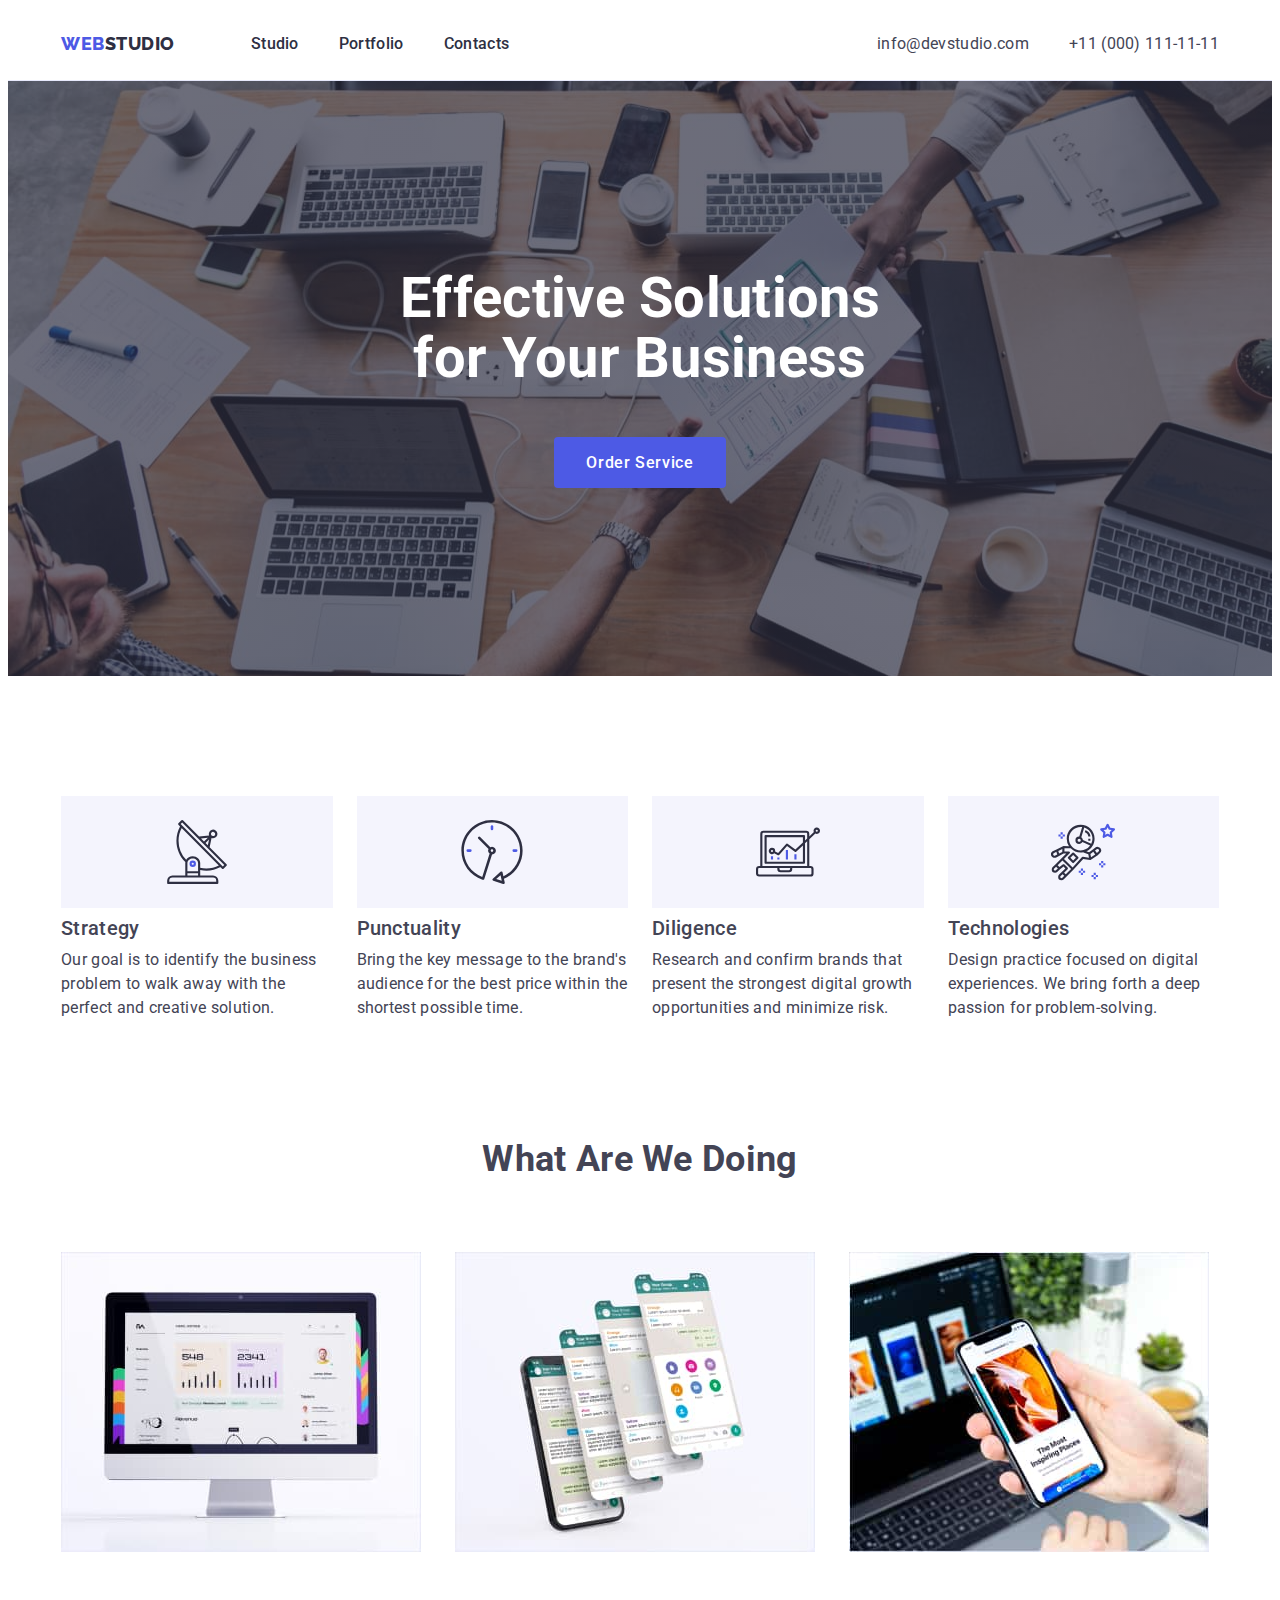
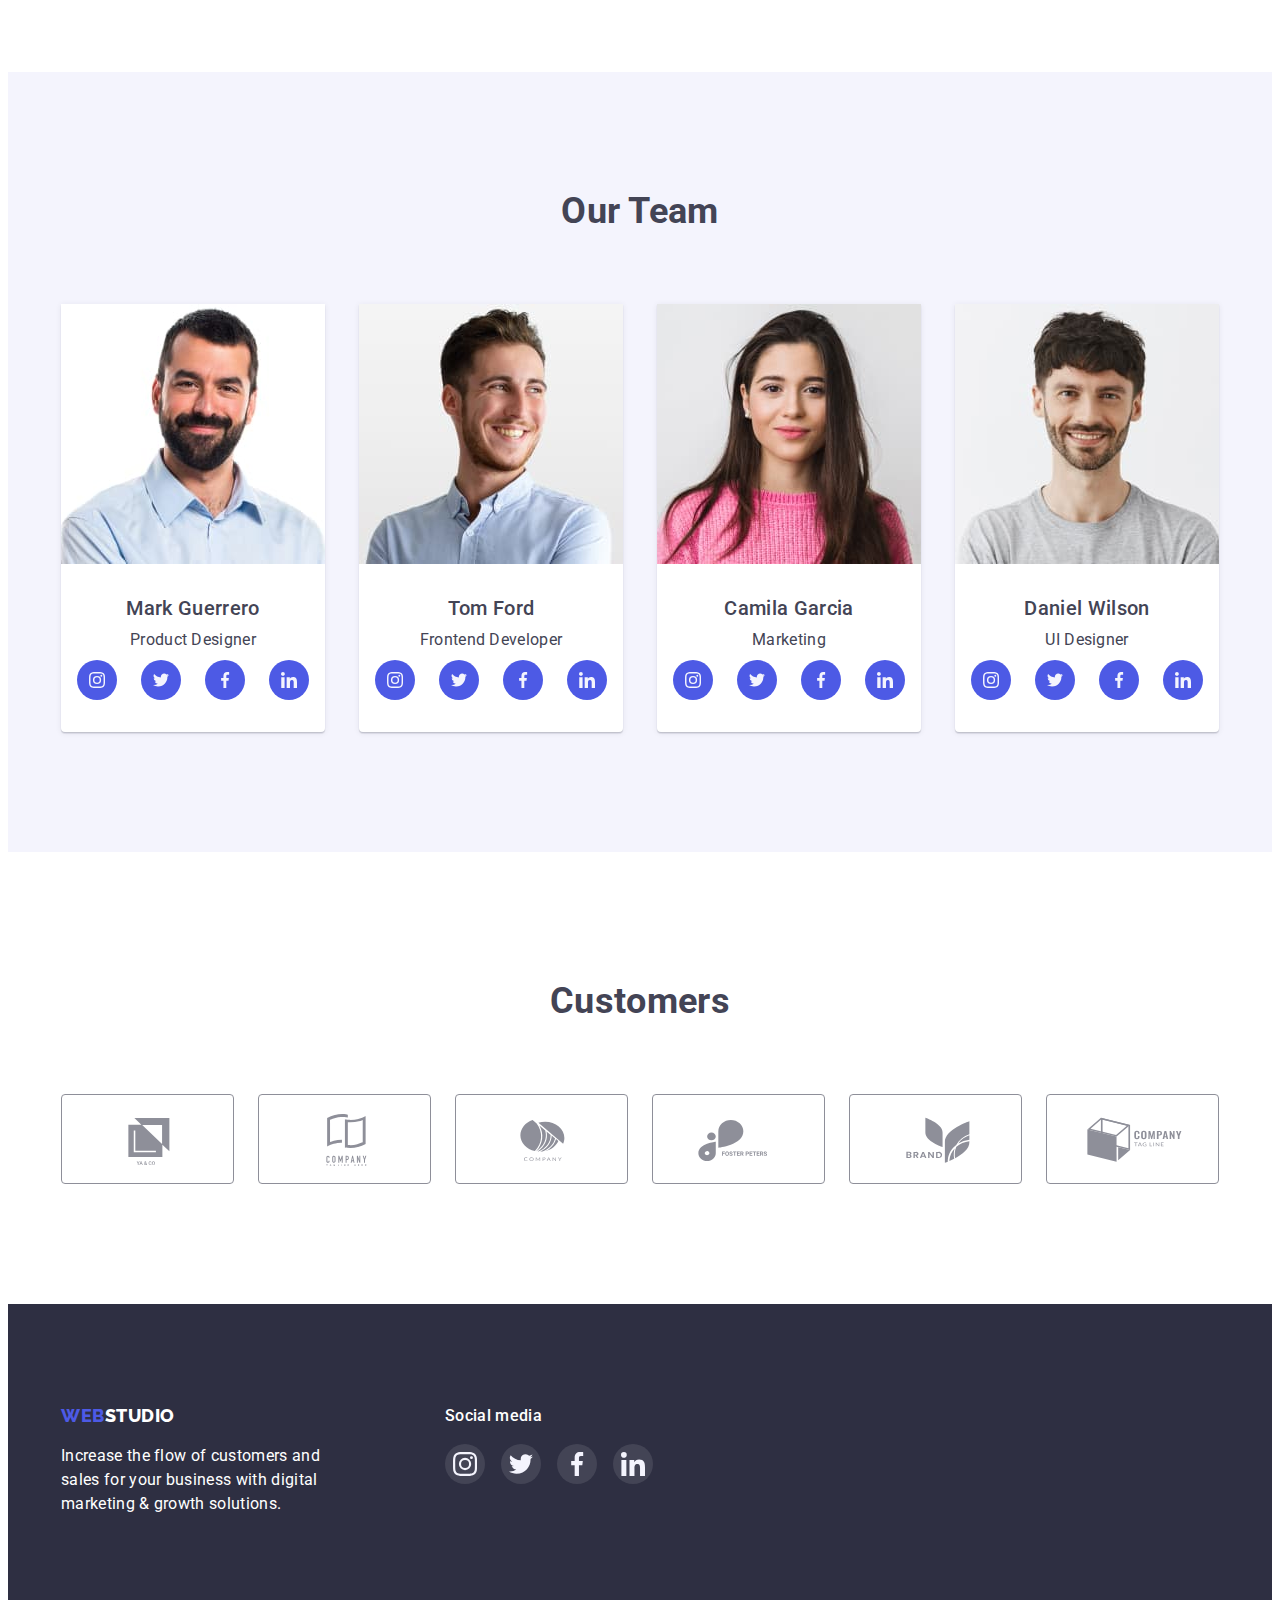
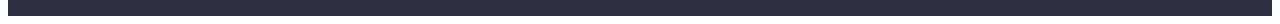
<file: index.html>
<!DOCTYPE html>
<html lang="en">
  <head>
    <meta charset="UTF-8" />
    <meta http-equiv="X-UA-Compatible" content="IE=edge" />
    <meta name="viewport" content="width=device-width, initial-scale=1.0" />
    <link rel="preconnect" href="https://fonts.googleapis.com" />
    <link rel="preconnect" href="https://fonts.gstatic.com" crossorigin />
    <link
      href="https://fonts.googleapis.com/css2?family=Raleway:wght@800&family=Roboto:wght@400;500;700&display=swap"
      rel="stylesheet"
    />
    <link rel="stylesheet" href="https://cdnjs.cloudflare.com/ajax/libs/modern-normalize/1.1.0/modern-normalize.min.css" integrity="sha512-wpPYUAdjBVSE4KJnH1VR1HeZfpl1ub8YT/NKx4PuQ5NmX2tKuGu6U/JRp5y+Y8XG2tV+wKQpNHVUX03MfMFn9Q==" crossorigin="anonymous" referrerpolicy="no-referrer" />
    <link rel="stylesheet" href="./css/styles.css" />
    <title>Web Studio</title>
  </head>
  <body>
    <header class="page-header">
      <div class="header-container container">
        <nav class="main-navigation">
          <a class="logo-text" href="/index.html"><span class="logo-color">Web</span>Studio</a>
          <ul class="main-menu list">
            <li class="menu-item">
              <a class="menu-link" href="./index.html">Studio</a>
            </li>
            <li class="menu-item">
              <a class="menu-link" href="./portfolio.html">Portfolio</a>
            </li>
            <li class="menu-item"><a class="menu-link" href="">Contacts</a></li>
          </ul>
        </nav>
        <ul class="menu-contacts list">
          <li class="menu-contact-item">
            <a class="menu-contact-link" href="mailto:info@devstudio.com">info@devstudio.com</a>
          </li>
          <li class="menu-contact-item">
            <a class="menu-contact-link" href="tel:+110001111111">+11 (000) 111-11-11</a>
          </li>
        </ul>
      </div>
    </header>
    <main>
      <section class="hero">
        <h1 class="hero-title">Effective Solutions for Your Business</h1>
        <button class="hero-button" type="button">Order service</button>
      </section>
      <section class="about-section">
        <div class="container">
          <h2 class="hidden-heading">About Us</h2>
          <ul class="about-list list">
            <li class="about-list-item">
              <div class="about-icon-wrap">
                <svg class="about-icon-item">
                  <use href="./images/icons.svg#icon-antenna"></use>
                </svg>
              </div>
              <h3 class="about-list-heading">Strategy</h3>
              <p class="about-list-par">
                Our goal is to identify the business problem to walk away with the
                perfect and creative solution.
              </p>
            </li>
            <li class="about-list-item">
              <div class="about-icon-wrap">
                <svg class="about-icon-item">
                  <use href="./images/icons.svg#icon-clock"></use>
                </svg>
              </div>
              <h3 class="about-list-heading">Punctuality</h3>
              <p class="about-list-par">
                Bring the key message to the brand's audience for the best price
                within the shortest possible time.
              </p>
            </li>
            <li class="about-list-item">
              <div class="about-icon-wrap">
                <svg class="about-icon-item">
                  <use href="./images/icons.svg#icon-diagram"></use>
                </svg>
              </div>
              <h3 class="about-list-heading">Diligence</h3>
              <p class="about-list-par">
                Research and confirm brands that present the strongest digital
                growth opportunities and minimize risk.
              </p>
            </li>
            <li class="about-list-item">
              <div class="about-icon-wrap">
                <svg class="about-icon-item">
                  <use href="./images/icons.svg#icon-astronaut"></use>
                </svg>
              </div>
              <h3 class="about-list-heading">Technologies</h3>
              <p class="about-list-par">
                Design practice focused on digital experiences. We bring forth a
                deep passion for problem-solving.
              </p>
            </li>
          </ul>
        </div> 
      </section>
      <section class="we-do-section">
        <div class="container">
          <h2 class="section-heading">What are we doing</h2>
        <ul class="do-section-list list">
          <li class="do-section-item">
            <img
              src="./images/picture3.jpg"
              alt="Website example"
              width="360"/>
          </li>
          <li class="do-section-item">
            <img src="./images/picture2.jpg" alt="App example" width="360" />
          </li>
          <li class="do-section-item">
            <img
              src="./images/picture1.jpg"
              alt="Mobile version example"
              width="360"/>
          </li>
        </ul>
        </div>
      </section>
      <section class="our-team-section">
        <div class="container">
          <h2 class="section-heading">Our team</h2>
        <ul class="team-list list">
          <li class="team-member-card">
            <img
              src="./images/markguerrero.jpg"
              alt="Mark Guerrero's photo"
              width="264"/>
            <h3 class="team-member-name">Mark Guerrero</h3>
            <p class="member-job-title">Product Designer</p>
            <ul class="team-soc-list list">
              <li class="team-soc-item">
                <a href="" class="team-soc-link">
                  <svg class="team-social-icon">
                    <use href="./images/icons.svg#icon-instagram"></use>
                  </svg>
                </a>
              </li>
              <li class="team-soc-item">
                <a href="" class="team-soc-link">
                  <svg class="team-social-icon">
                    <use href="./images/icons.svg#icon-twitter"></use>
                  </svg>
                </a>
              </li>
              <li class="team-soc-item">
                <a href="" class="team-soc-link">
                  <svg class="team-social-icon">
                    <use href="./images/icons.svg#icon-facebook"></use>
                  </svg>
                </a>
              </li>
              <li class="team-soc-item">
                <a href="" class="team-soc-link">
                  <svg class="team-social-icon">
                    <use href="./images/icons.svg#icon-linkedin"></use>
                  </svg>
                </a>
              </li>
            </ul>
          </li>
          <li class="team-member-card">
            <img
              src="./images/tomford.jpg"
              alt="Tom Ford's photo"
              width="264"/>
            <h3 class="team-member-name">Tom Ford</h3>
            <p class="member-job-title">Frontend Developer</p>
            <ul class="team-soc-list list">
              <li class="team-soc-item">
                <a href="" class="team-soc-link">
                  <svg class="team-social-icon">
                    <use href="./images/icons.svg#icon-instagram"></use>
                  </svg>
                </a>
              </li>
              <li class="team-soc-item">
                <a href="" class="team-soc-link">
                  <svg class="team-social-icon">
                    <use href="./images/icons.svg#icon-twitter"></use>
                  </svg>
                </a>
              </li>
              <li class="team-soc-item">
                <a href="" class="team-soc-link">
                  <svg class="team-social-icon">
                    <use href="./images/icons.svg#icon-facebook"></use>
                  </svg>
                </a>
              </li>
              <li class="team-soc-item">
                <a href="" class="team-soc-link">
                  <svg class="team-social-icon">
                    <use href="./images/icons.svg#icon-linkedin"></use>
                  </svg>
                </a>
              </li>
            </ul>
          </li>
          <li class="team-member-card">
            <img
              src="./images/camilagarcia.jpg"
              alt="Camila Garcia's photo"
              width="264"/>
            <h3 class="team-member-name">Camila Garcia</h3>
            <p class="member-job-title">Marketing</p>
            <ul class="team-soc-list list">
              <li class="team-soc-item">
                <a href="" class="team-soc-link">
                  <svg class="team-social-icon">
                    <use href="./images/icons.svg#icon-instagram"></use>
                  </svg>
                </a>
              </li>
              <li class="team-soc-item">
                <a href="" class="team-soc-link">
                  <svg class="team-social-icon">
                    <use href="./images/icons.svg#icon-twitter"></use>
                  </svg>
                </a>
              </li>
              <li class="team-soc-item">
                <a href="" class="team-soc-link">
                  <svg class="team-social-icon">
                    <use href="./images/icons.svg#icon-facebook"></use>
                  </svg>
                </a>
              </li>
              <li class="team-soc-item">
                <a href="" class="team-soc-link">
                  <svg class="team-social-icon">
                    <use href="./images/icons.svg#icon-linkedin"></use>
                  </svg>
                </a>
              </li>
            </ul>
          </li>
          <li class="team-member-card">
            <img
              src="./images/danielwilson.jpg"
              alt="Daniel Wilson's photo"
              width="264"/>
            <h3 class="team-member-name">Daniel Wilson</h3>
            <p class="member-job-title">UI Designer</p>
            <ul class="team-soc-list list">
              <li class="team-soc-item">
                <a href="" class="team-soc-link">
                  <svg class="team-social-icon">
                    <use href="./images/icons.svg#icon-instagram"></use>
                  </svg>
                </a>
              </li>
              <li class="team-soc-item">
                <a href="" class="team-soc-link">
                  <svg class="team-social-icon">
                    <use href="./images/icons.svg#icon-twitter"></use>
                  </svg>
                </a>
              </li>
              <li class="team-soc-item">
                <a href="" class="team-soc-link">
                  <svg class="team-social-icon">
                    <use href="./images/icons.svg#icon-facebook"></use>
                  </svg>
                </a>
              </li>
              <li class="team-soc-item">
                <a href="" class="team-soc-link">
                  <svg class="team-social-icon">
                    <use href="./images/icons.svg#icon-linkedin"></use>
                  </svg>
                </a>
              </li>
            </ul>
          </li>
        </ul>
        </div>
      </section>
      <section class="our-customers-section">
        <div class="container">
          <h2 class="section-heading">Customers</h2>
          <ul class="customers-list list">
            <li class="customer-card">
              <a href="" class="customer-link">
                <svg class="customer-logo">
                  <use href="./images/icons.svg#icon-client1"></use>
                </svg>
              </a>
            </li>
            <li class="customer-card">
              <a href="" class="customer-link">
                <svg class="customer-logo">
                  <use href="./images/icons.svg#icon-client2"></use>
                </svg>
              </a>
            </li>
            <li class="customer-card">
              <a href="" class="customer-link">
                <svg class="customer-logo">
                  <use href="./images/icons.svg#icon-client3"></use>
                </svg>
              </a>
            </li>
            <li class="customer-card">
              <a href="" class="customer-link">
                <svg class="customer-logo">
                  <use href="./images/icons.svg#icon-client4"></use>
                </svg>
              </a>
            </li>
            <li class="customer-card">
              <a href="" class="customer-link">
                <svg class="customer-logo">
                  <use href="./images/icons.svg#icon-client5"></use>
                </svg>
              </a>
            </li>
            <li class="customer-card">
              <a href="" class="customer-link">
                <svg class="customer-logo">
                  <use href="./images/icons.svg#icon-client6"></use>
                </svg>
              </a>
            </li>
          </ul>
        </div>
      </section>
    </main>
    <footer class="footer-section">
      <div class="footer-wrap container">
        <div>
        <a class="logo-footer" href="#"><span class="logo-color-footer">Web</span>Studio</a>
        <p class="footer-text">
          Increase the flow of customers and sales for your business with digital
          marketing & growth solutions.
        </p>
        </div>
        <div>
          <p class="footer-social-heading">Social media</p>
          <ul class="footer-social-list list">
            <li class="footer-social-item">
              <a href="" class="footer-social-link">
                <svg class="footer-soc-icon">
                  <use href="./images/icons.svg#icon-instagram"></use>
                </svg>
              </a>
            </li>
            <li class="footer-social-item">
              <a href="" class="footer-social-link">
                <svg class="footer-soc-icon">
                  <use href="./images/icons.svg#icon-twitter"></use>
                </svg>
              </a>
            </li>
            <li class="footer-social-item">
              <a href="" class="footer-social-link">
                <svg class="footer-soc-icon">
                  <use href="./images/icons.svg#icon-facebook"></use>
                </svg>
              </a>
            </li>
            <li class="footer-social-item">
              <a href="" class="footer-social-link">
                <svg class="footer-soc-icon">
                  <use href="./images/icons.svg#icon-linkedin"></use>
                </svg>
              </a>
            </li>
          </ul>
        </div>
      </div>
    </footer>
  </body>
</html>
</file>
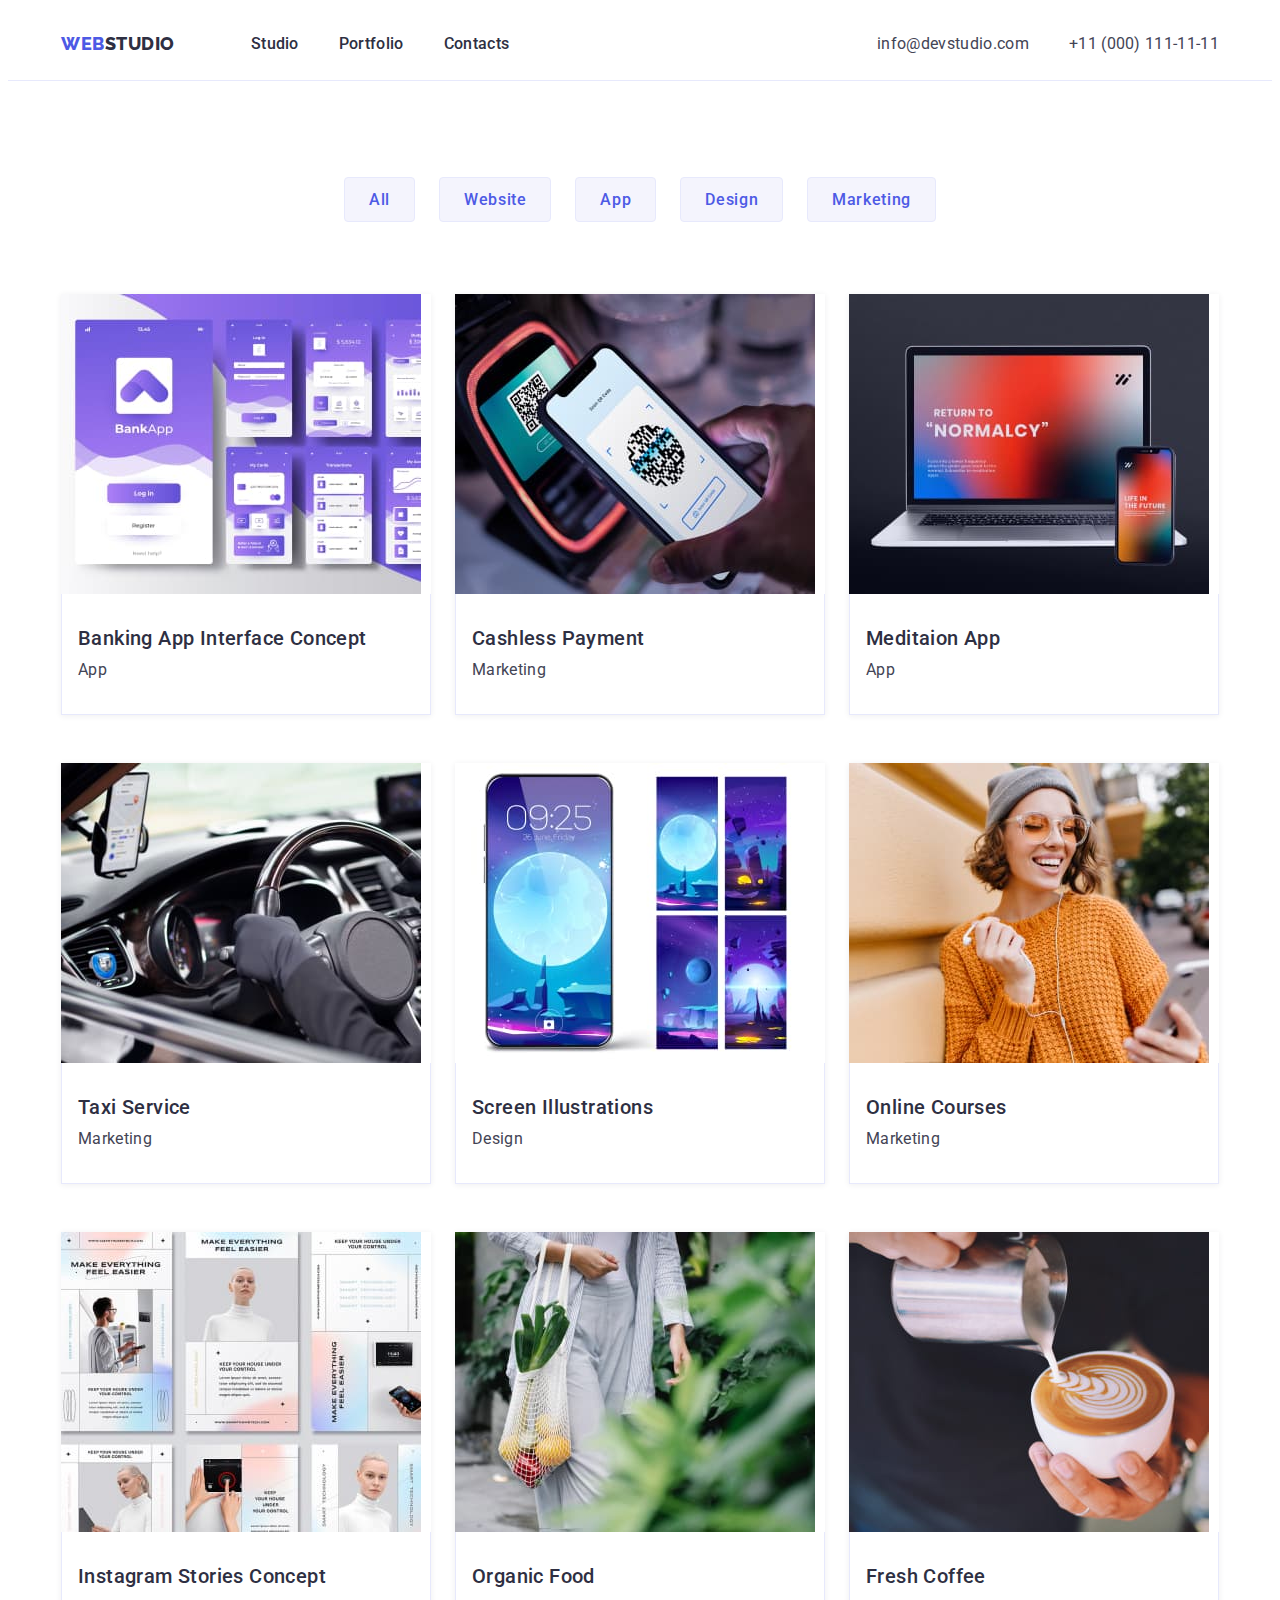
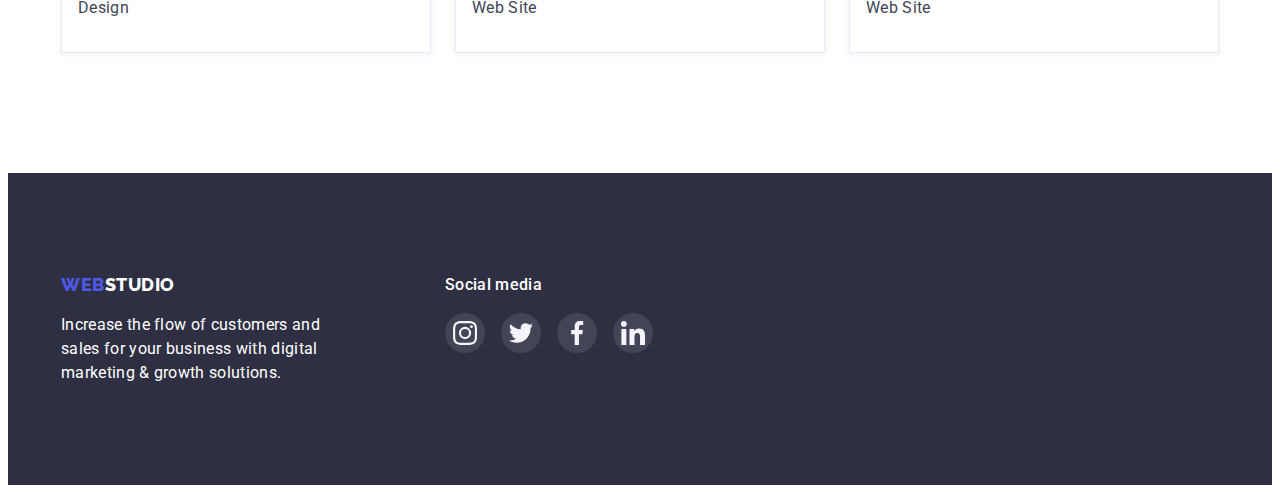
<file: portfolio.html>
<!DOCTYPE html>
<html lang="en">
    <head>
        <meta charset="UTF-8" />
        <meta http-equiv="X-UA-Compatible" content="IE=edge" />
        <meta name="viewport" content="width=device-width, initial-scale=1.0" />
        <link rel="preconnect" href="https://fonts.googleapis.com" />
        <link rel="preconnect" href="https://fonts.gstatic.com" crossorigin />
        <link
            href="https://fonts.googleapis.com/css2?family=Raleway:wght@800&family=Roboto:wght@400;500;700&display=swap"
            rel="stylesheet"
        />
        <link rel="stylesheet" href="https://cdnjs.cloudflare.com/ajax/libs/modern-normalize/1.1.0/modern-normalize.min.css" integrity="sha512-wpPYUAdjBVSE4KJnH1VR1HeZfpl1ub8YT/NKx4PuQ5NmX2tKuGu6U/JRp5y+Y8XG2tV+wKQpNHVUX03MfMFn9Q==" crossorigin="anonymous" referrerpolicy="no-referrer" />
        <link rel="stylesheet" href="./css/styles.css" />
        <title>Web Studio</title>
    </head>
    <body>
        <header class="page-header">
            <div class="header-container container">
                <nav class="main-navigation">
                    <a class="logo-text" href="/index.html"><span class="logo-color">Web</span>Studio</a>
                    <ul class="main-menu list">
                        <li class="menu-item">
                            <a class="menu-link" href="./index.html">Studio</a>
                        </li>
                        <li class="menu-item">
                            <a class="menu-link" href="./portfolio.html">Portfolio</a>
                        </li>
                        <li class="menu-item"><a class="menu-link" href="">Contacts</a></li>
                    </ul>
                </nav>
                <ul class="menu-contacts list">
                    <li class="menu-contact-item">
                        <a class="menu-contact-link" href="mailto:info@devstudio.com">info@devstudio.com</a>
                    </li>
                    <li class="menu-contact-item">
                        <a class="menu-contact-link" href="tel:+110001111111">+11 (000) 111-11-11</a>
                    </li>
                </ul>
            </div>
        </header>
        <main>
            <section class="portfolio-section">
                <div class="container">
                    <h1 class="hidden-heading">Portfolio</h1>
                    <ul class="radio-btn-nav list">
                        <li class="radio-btn-item">
                            <button class="radio-btn" type="button">All</button>
                        </li>
                        <li class="radio-btn-item">
                            <button class="radio-btn" type="button">Website</button>
                        </li>
                        <li class="radio-btn-item">
                            <button class="radio-btn" type="button">App</button>
                        </li>
                        <li class="radio-btn-item">
                            <button class="radio-btn" type="button">Design</button>
                        </li>
                        <li class="radio-btn-item">
                            <button class="radio-btn" type="button">Marketing</button>
                        </li>
                    </ul>
                    <ul class="portfolio-list list">
                        <li class="portfolio-list-item">
                            <a href="#" class="link">
                                <img class="portfolio-image" 
                                    src="./images/app-concept-image.jpg" 
                                    alt="App Concept Image" 
                                    width="360">
                                <div class="list-item-border">
                                    <h3 class="portfolio-item-name">Banking App Interface Concept</h3>
                                    <p class="portfolio-item-category">App</p>
                                </div>
                            </a>
                        </li>
                        <li class="portfolio-list-item">
                            <a href="#" class="link">
                                <img src="./images/pay-by-phone.jpg" alt="Paying by Phone" width="360">
                                <div class="list-item-border">
                                    <h3 class="portfolio-item-name">Cashless Payment</h3>
                                    <p class="portfolio-item-category">Marketing</p>
                                </div>
                            </a>
                        </li>
                        <li class="portfolio-list-item">
                            <a href="#" class="link">
                                <img src="./images/app-image.jpg" alt="Example of App Interface" width="360">
                                <div class="list-item-border">
                                    <h3 class="portfolio-item-name">Meditaion App</h3>
                                    <p class="portfolio-item-category">App</p>
                                </div>
                            </a>
                        </li>
                        <li class="portfolio-list-item">
                            <a href="#" class="link">
                                <img src="./images/car-interior.jpg" alt="Car Interior" width="360">
                                <div class="list-item-border">
                                    <h3 class="portfolio-item-name">Taxi Service</h3>
                                    <p class="portfolio-item-category">Marketing</p>
                                </div>
                            </a>
                        </li>
                        <li class="portfolio-list-item">
                            <a href="#" class="link">
                                <img src="./images/phone.jpg" alt="Illustration of Phone" width="360">
                                <div class="list-item-border">
                                    <h3 class="portfolio-item-name">Screen Illustrations</h3>
                                    <p class="portfolio-item-category">Design</p>
                                </div>
                            </a>
                        </li>
                        <li class="portfolio-list-item">
                            <a href="#" class="link">
                                <img src="./images/girl-in-headphones.jpg" alt="Girl in Headphones" width="360">
                                <div class="list-item-border">
                                    <h3 class="portfolio-item-name">Online Courses</h3>
                                    <p class="portfolio-item-category">Marketing</p>
                                </div>
                            </a>
                        </li>
                        <li class="portfolio-list-item">
                            <a href="#" class="link">
                                <img src="./images/instagram-stories-examples.jpg" alt="Instagram Stories Examples" width="360">
                                <div class="list-item-border">
                                    <h3 class="portfolio-item-name">Instagram Stories Concept</h3>
                                    <p class="portfolio-item-category">Design</p>
                                </div>
                            </a>
                        </li>
                        <li class="portfolio-list-item">
                            <a href="#" class="link">
                                <img src="./images/girl-with-bag.jpg" alt="Girl with Bag" width="360">
                                <div class="list-item-border">
                                    <h3 class="portfolio-item-name">Organic Food</h3>
                                    <p class="portfolio-item-category">Web Site</p>
                                </div>
                            </a>
                        </li>
                        <li class="portfolio-list-item">
                            <a href="#" class="link">
                                <img src="./images/process-of-making-coffee.jpg" alt="Process of Making Coffee" width="360">
                                <div class="list-item-border">
                                    <h3 class="portfolio-item-name">Fresh Coffee</h3>
                                    <p class="portfolio-item-category">Web Site</p>
                                </div>
                            </a>
                        </li>
                    </ul>
                </div>
            </section>
        </main>
        <footer class="footer-section">
            <div class="footer-wrap container">
                <div>
                    <a class="logo-footer" href="#"><span class="logo-color-footer">Web</span>Studio</a>
                    <p class="footer-text">
                        Increase the flow of customers and sales for your business with digital marketing & growth solutions.
                    </p>
                </div>
                <div>
                    <p class="footer-social-heading">Social media</p>
                    <ul class="footer-social-list list">
                        <li class="footer-social-item">
                            <a href="" class="footer-social-link">
                                <svg class="footer-soc-icon">
                                    <use href="./images/icons.svg#icon-instagram"></use>
                                </svg>
                            </a>
                        </li>
                        <li class="footer-social-item">
                            <a href="" class="footer-social-link">
                            <svg class="footer-soc-icon">
                                <use href="./images/icons.svg#icon-twitter"></use>
                            </svg>
                            </a>
                        </li>
                        <li class="footer-social-item">
                            <a href="" class="footer-social-link">
                            <svg class="footer-soc-icon">
                                <use href="./images/icons.svg#icon-facebook"></use>
                            </svg>
                            </a>
                        </li>
                        <li class="footer-social-item">
                            <a href="" class="footer-social-link">
                            <svg class="footer-soc-icon">
                                <use href="./images/icons.svg#icon-linkedin"></use>
                            </svg>
                            </a>
                        </li>
                    </ul>
                </div>
            </div>
        </footer>
    </body>
</html>
</file>
<file: css/styles.css>
:root {
    --primary-brand-color: #4D5AE5;
    --pressed-state-color: #404BBF;
    --light-mode-backgrounds: #F4F4FD;
    --accent-color: #E7E9FC;
    --success-color: #31D0AA;
    --overlays-shadows-headings: #2E2F42;
    --body-text: #434455;
    --helper-text: #8E8F99;
    --hero-bg: #2E2F42;

}

h1,
h2,
h3,
h4,
h5,
h6,
p,
ul {
    margin-top: 0;
    margin-bottom: 0;
}

img {
    display: block;
}

body {
    font-family: 'Roboto', sans-serif;
    font-weight: 400;
    font-size: 16px;
    line-height: 1.5;
    letter-spacing: 0.02em;
    color: var(--body-text);
}

.list {
    list-style: none;
    padding: 0;
}

.link {
    text-decoration: none;
}

.container {
    width: 1158px;
    padding: 0 15px;
    margin-left: auto;
    margin-right: auto;
}

.page-header {
    border-bottom: 1px solid var(--accent-color);
}

.header-container {
    display: flex;
    justify-content: space-between;
}

.main-navigation {
    display: flex;
    align-items: center;
}

.main-menu {
    display: flex;
}


.menu-item:not(:last-child) {
    margin-right: 40px;
}


.logo-text {
    display: inline-block;
    padding: 24px 0;
    margin-right: 76px;
    font-family: 'Raleway', sans-serif;
    font-weight: 800;
    font-size: 18px;
    line-height: 1.33;
    letter-spacing: 0.03em;
    text-transform: uppercase;
    color: var(--overlays-shadows-headings);
    text-decoration: none;
}

.logo-color {
    color: var(--primary-brand-color);
}

.menu-link {
    color: var(--overlays-shadows-headings);
    font-weight: 500;
    text-decoration: none;
    display: inline-block;
    padding: 24px 0;
}

.menu-link:hover,
.menu-link:focus {
    color: var(--primary-brand-color);
}

.menu-contacts {
    display: flex;
    align-items: center;
}

.menu-contacts .menu-contact-item:last-child {
    margin-left: 40px;
}

.menu-contact-link {
    display: inline-block;
    padding: 24px 0;
    text-decoration: none;
    color: #434455;
}

.menu-contact-link:hover,
.menu-contact-link:focus {
    color: var(--primary-brand-color);
}

.hero {
    background-color: var(--hero-bg);
    background-image: linear-gradient(rgba(46, 47, 66, 0.7), rgba(46, 47, 66, 0.7)), url(../images/hero-bg.jpg);
    max-width: 1440px;
    padding-top: 188px;
    padding-bottom: 188px;
    margin: 0 auto;
}


.hero-title {
    font-weight: 700;
    font-size: 56px;
    line-height: 1.07;
    text-align: center;
    color: #FFFFFF;
    margin-bottom: 48px;
    max-width: 494px;
    margin-left: auto;
    margin-right: auto;
}

.hero-button {
    font-family: 'Roboto', sans-serif;
    font-size: 16px;
    background-color: var(--primary-brand-color);
    color: #FFFFFF;
    font-weight: 500;
    text-align: center;
    letter-spacing: 0.04em;
    cursor: pointer;
    text-transform: capitalize;
    padding: 16px 32px;
    border-radius: 4px;
    border-style: none;
    display: block;
    margin: 0 auto;

}

.hero-button:hover,
.hero-button:focus {
    background-color: var(--pressed-state-color);
    box-shadow: 0px 4px 4px rgba(0, 0, 0, 0.15);
}

.about-section {
    padding-top: 120px;
    padding-bottom: 60px;
}

.about-list {
    display: flex;
    gap: 24px;
}

.about-list-item {
    width: calc((100% - 72px) / 4);
}

.about-icon-wrap {
    background-color: var(--light-mode-backgrounds);
    padding-top: 24px;
    padding-bottom: 24px;
    margin-bottom: 8px;
    display: flex;
    justify-content: center;
    align-items: center;
}

.about-icon-item {
    max-width: 64px;
    max-height: 64px;
}

/*
.about-list .about-list-item:not(:last-child) {
    margin-right: 24px;
}
*/

.do-section-list {
    display: flex;
    gap: 24px;
}

.do-section-item {
    flex-basis: calc((100% - 48px) / 3);
}

.we-do-section {
    padding-top: 60px;
    padding-bottom: 120px;
}

.section-heading {
    font-weight: 700;
    font-size: 36px;
    line-height: 1.11;
    text-align: center;
    text-transform: capitalize;
    margin-bottom: 72px;
}

.about-list-heading,
.team-member-name {
    font-weight: 500;
    font-size: 20px;
    line-height: 1.2;
    margin-bottom: 8px;
}

.team-member-name {
    margin-top: 32px;
}

.member-job-title {
    margin-bottom: 8px;
}

.team-list {
    display: flex;
    justify-content: space-between;
}

.our-team-section {
    background-color: var(--light-mode-backgrounds);
    padding: 120px 0;
}

.team-member-card {
    text-align: center;
    background-color: #FFFFFF;
    border-radius: 0 0 4px 4px;
    padding-bottom: 32px;
    box-shadow: 0px 1px 6px rgba(46, 47, 66, 0.08), 0px 1px 1px rgba(46, 47, 66, 0.16), 0px 2px 1px rgba(46, 47, 66, 0.08);
}

.team-soc-list {
    display: flex;
    justify-content: center;
    gap: 24px;
}

.team-soc-item {
    width: 40px;
    height: 40px;
    background-color: var(--primary-brand-color);
    border-radius: 50%;
}

.team-soc-item:hover,
.team-soc-item:focus {
    background-color: var(--pressed-state-color)
}

.team-soc-link {
    width: 100%;
    height: 100%;
    display: flex;
    justify-content: center;
    align-items: center;
}

.team-social-icon {
    width: 16px;
    height: 16px;
}

.our-customers-section {
    padding-top: 130px;
    padding-bottom: 120px;
}

.customers-list {
    display: flex;
    gap: 24px;
}

.customer-card {
    border-width: 1px;
    border-style: solid;
    border-color: var(--helper-text);
    border-radius: 4px;
    width: calc((100% - 120px) / 6);
    height: 88px;
}

.customer-card:hover,
.customer-card:focus {
    border-color: var(--pressed-state-color);
}

.customer-link {
    width: 100%;
    height: 100%;
    display: flex;
    justify-content: center;
    align-items: center;
}

.customer-logo {
    width: 104px;
    height: 56px;
    fill: var(--helper-text);
}

.customer-card:hover .customer-logo,
.customer-card:focus .customer-logo {
    fill: var(--pressed-state-color);
}


.footer-section {
    background-color: var(--hero-bg);
    padding-top: 100px;
    padding-bottom: 100px;
}

.footer-wrap {
    display: flex;
    gap: 120px;
}

.footer-text {
    color: #FFFFFF;
    width: 264px;
}

.logo-footer {
    display: inline-block;
    font-family: 'Raleway', sans-serif;
    font-weight: 800;
    font-size: 18px;
    line-height: 1.33;
    letter-spacing: 0.03em;
    text-transform: uppercase;
    color: #FFFFFF;
    text-decoration: none;
    margin-bottom: 16px;
}

.logo-color-footer {
    color: var(--primary-brand-color);
}

.footer-social-heading {
    font-weight: 500;
    color: #FFFFFF;
    margin-bottom: 16px;
}

.footer-social-list {
    display: flex;
    gap: 16px;
}

.footer-social-item {
    width: 40px;
    height: 40px;
    background-color: rgba(255, 255, 255, 0.1);
    border-radius: 50%;
}

.footer-social-item:hover,
.footer-social-item:focus {
    background-color: #31D0AA;
}

.footer-social-link {
    width: 100%;
    height: 100%;
    display: flex;
    justify-content: center;
    align-items: center;
}

.footer-soc-icon {
    width: 24px;
    height: 24px;
}

.portfolio-section {
    padding-top: 96px;
    padding-bottom: 120px;
}

.hidden-heading {
    display: none;
}

.radio-btn-nav {
    display: flex;
    justify-content: center;
}

.radio-btn {
    padding: 12px 24px;
    border: 1px solid var(--accent-color);
    border-radius: 4px;

    font-family: 'Roboto', sans-serif;
    font-weight: 500;
    letter-spacing: 0.04em;
    font-size: 16px;
    color: var(--primary-brand-color);
    background-color: var(--light-mode-backgrounds);
    cursor: pointer;
}

.radio-btn-item:not(:last-child) {
    margin-right: 24px;
}

.radio-btn:hover,
.radio-btn:focus {
    color: #FFFFFF;
    border-color: var(--pressed-state-color);
    background-color: var(--pressed-state-color);
    box-shadow: 0px 3px 1px rgba(0, 0, 0, 0.1), 0px 2px 1px rgba(0, 0, 0, 0.08), 0px 2px 2px rgba(0, 0, 0, 0.12);
}

.portfolio-item-name {
    margin-bottom: 8px;
    font-weight: 500;
    font-size: 20px;
    line-height: 1.2;
    color: var(--overlays-shadows-headings);
    letter-spacing: 0.02em;
}

.portfolio-item-category {
    color: var(--body-text);
    letter-spacing: 0.02em;
}

.portfolio-list {
    display: flex;
    flex-wrap: wrap;
    margin-top: 72px;
    column-gap: 24px;
    row-gap: 48px;
}

.portfolio-list-item {
    flex-basis: calc((100% - 48px)/3);
    box-shadow: 0px 1px 6px rgba(46, 47, 66, 0.08);
}

.portfolio-list-item:hover,
.portfolio-list-item:focus {
    box-shadow: 0px 1px 6px rgba(46, 47, 66, 0.08), 0px 1px 1px rgba(46, 47, 66, 0.16), 0px 2px 1px rgba(46, 47, 66, 0.08);
}

.list-item-border {
    border: 1px;
    border-top: 0;
    border-color: var(--accent-color);
    border-style: solid;
    padding: 32px 16px;
}
</file>
